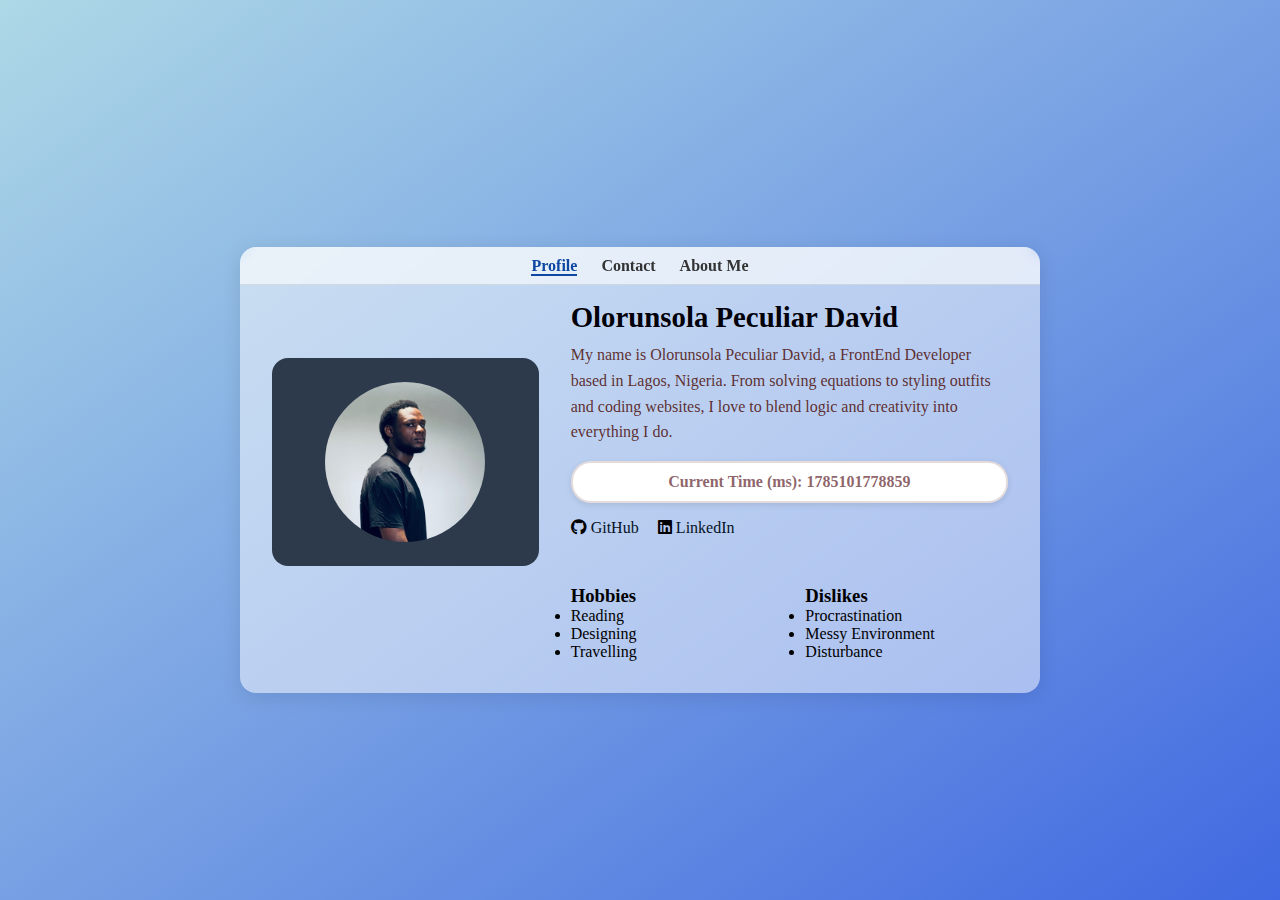
<file: Task 1/index.html>
<!DOCTYPE html>
  <html lang="en">
  <head>
    <meta charset="UTF-8" />
    <meta name="viewport" content="width=device-width, initial-scale=1.0" />
    <title>PROFILE CARD TASK</title>
    <link rel="stylesheet" href="style.css" />
    <link
      rel="stylesheet"
      href="https://cdnjs.cloudflare.com/ajax/libs/font-awesome/6.5.0/css/all.min.css"
    />
  </head>
  <body>
    <main>

      <!-- Profile Card -->
      <article data-testid="test-profile-card" class="profile-card">

        
         <!-- Navbar -->
    <header class="navbar" role="navigation" aria-label="Main Navigation">
      <ul class="nav-links">
        <li><a href="index.html" class="active" data-testid="test-nav-profile">Profile</a></li>
        <li><a href="contact.html" data-testid="test-nav-contact">Contact</a></li>
        <li><a href="about.html" data-testid="test-nav-about">About Me</a></li>
      </ul>
    </header> 
        
        <!-- Avatar -->
        <figure class="avatar-container">
          <img 
            src="images/deji.jpg" 
            alt="User Avatar" 
            data-testid="test-user-avatar" 
            class="avatar-img"
          />
        </figure>

        <!-- User Info -->
        <section class="info-section">
          <header>
            <h2 data-testid="test-user-name">Olorunsola Peculiar David</h2>
          </header>

          <p data-testid="test-user-bio">
            My name is Olorunsola Peculiar David, a FrontEnd Developer based in Lagos, Nigeria. 
            From solving equations to styling outfits and coding websites, I love to blend logic and creativity into everything I do.
          </p>

          <p class="time">
            Current Time (ms): <span data-testid="test-user-time" id="user-time"></span>
          </p>

          <!-- Social Links -->
          <nav aria-label="Social Links">
            <ul data-testid="test-user-social-links" class="social-links">
              <li>
                <i class="fa-brands fa-github"></i>
                <a href="https://github.com/dejitheog" 
                  target="_blank" 
                  rel="noopener noreferrer" 
                  data-testid="test-user-social-github">
                  GitHub
                </a>
              </li>

              <li>
                <i class="fa-brands fa-linkedin"></i>
                <a href="https://www.linkedin.com/in/peculiar-olorunsola-7663a3212/" 
                  target="_blank" 
                  rel="noopener noreferrer" 
                  data-testid="test-user-social-linkedin">
                  LinkedIn
                </a>
              </li>
            </ul>
          </nav>

         <!-- Likes and Dislikes Container -->
<section class="likes-dislikes-container">
  <div class="list-section">
    <h3>Hobbies</h3>
    <ul data-testid="test-user-hobbies">
      <li>Reading</li>
      <li>Designing</li>
      <li>Travelling</li>
    </ul>
  </div>

  <div class="list-section">
    <h3>Dislikes</h3>
    <ul data-testid="test-user-dislikes">
      <li>Procrastination</li>
      <li>Messy Environment</li>
      <li>Disturbance</li>
    </ul>
  </div>
</section>


          
      </article>
    </main>

    <script src="script.js"></script>
  </body>
  </html>
</file>
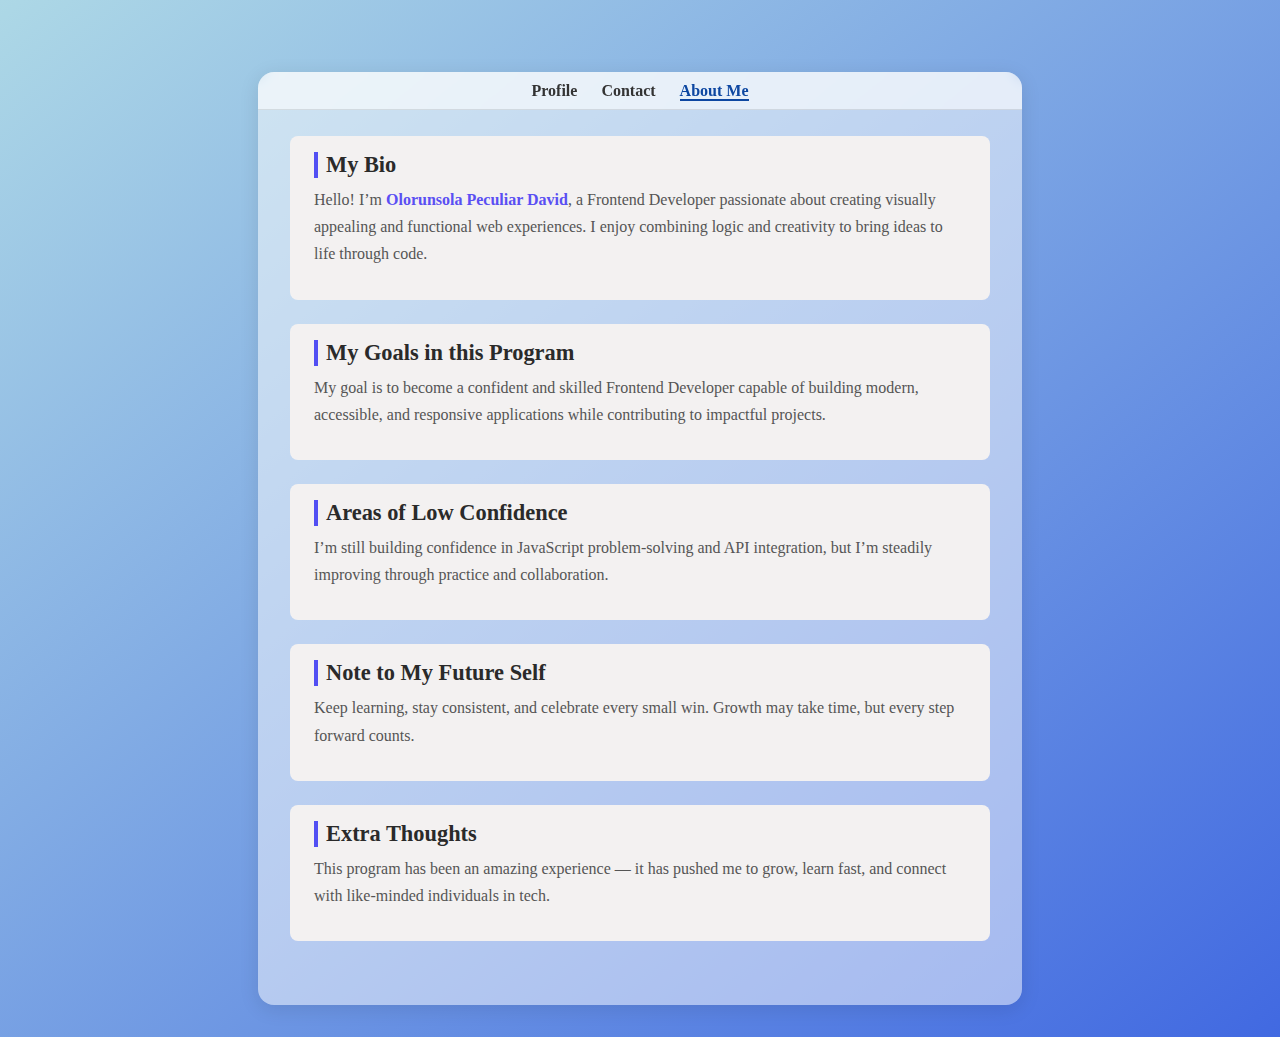
<file: Task 1/about.html>
<!DOCTYPE html>
<html lang="en">
<head>
  <meta charset="UTF-8" />
  <meta name="viewport" content="width=device-width, initial-scale=1.0" />
  <title>About Me</title>
  <link rel="stylesheet" href="style.css" />
  <link
    rel="stylesheet"
    href="https://cdnjs.cloudflare.com/ajax/libs/font-awesome/6.5.0/css/all.min.css"
  />
</head>
<body>
  <main>
    <article class="profile-card">

      <!-- Navbar -->
      <header class="navbar" role="navigation" aria-label="Main Navigation">
        <ul class="nav-links">
          <li><a href="index.html" data-testid="test-nav-profile">Profile</a></li>
          <li><a href="contact.html" data-testid="test-nav-contact">Contact</a></li>
          <li><a href="about.html" class="active" data-testid="test-nav-about">About Me</a></li>
        </ul>
      </header>

      <!-- About Page Content -->
      <main data-testid="test-about-page" class="about-section">
        <section data-testid="test-about-bio">
          <h2>My Bio</h2>
          <p>
            Hello! I’m <strong>Olorunsola Peculiar David</strong>, a Frontend Developer passionate about
            creating visually appealing and functional web experiences. I enjoy combining logic and creativity
            to bring ideas to life through code.
          </p>
        </section>

        <section data-testid="test-about-goals">
          <h2>My Goals in this Program</h2>
          <p>
            My goal is to become a confident and skilled Frontend Developer capable of building modern,
            accessible, and responsive applications while contributing to impactful projects.
          </p>
        </section>

        <section data-testid="test-about-confidence">
          <h2>Areas of Low Confidence</h2>
          <p>
            I’m still building confidence in JavaScript problem-solving and API integration,
            but I’m steadily improving through practice and collaboration.
          </p>
        </section>

        <section data-testid="test-about-future-note">
          <h2>Note to My Future Self</h2>
          <p>
            Keep learning, stay consistent, and celebrate every small win. Growth may take time,
            but every step forward counts.
          </p>
        </section>

        <section data-testid="test-about-extra">
          <h2>Extra Thoughts</h2>
          <p>
            This program has been an amazing experience — it has pushed me to grow, learn fast,
            and connect with like-minded individuals in tech.
          </p>
        </section>
      </main>

    </article>
  </main>

  <script src="script.js"></script>
</body>
</html>
</file>
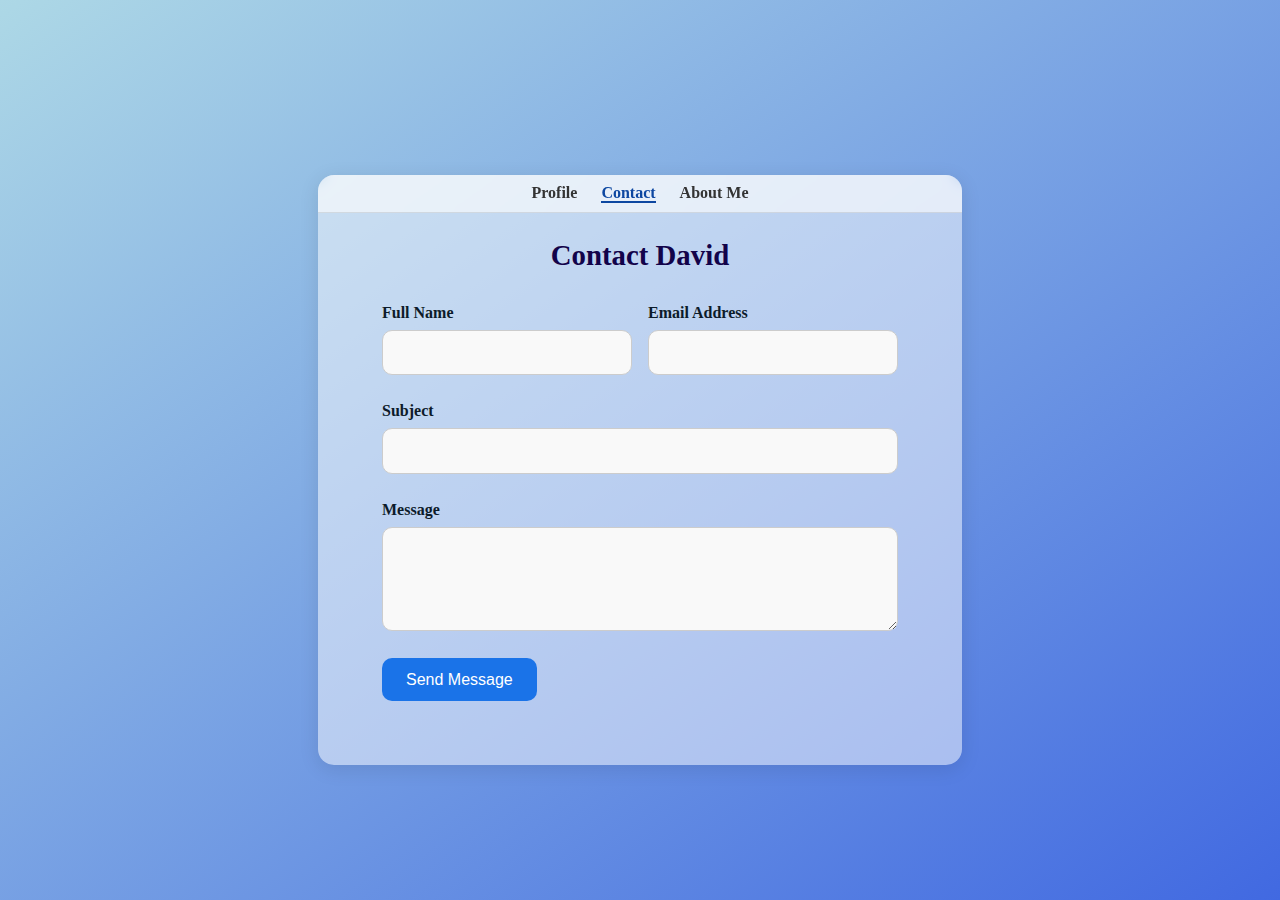
<file: Task 1/contact.html>
<!DOCTYPE html>
<html lang="en">
<head>
  <meta charset="UTF-8" />
  <meta name="viewport" content="width=device-width, initial-scale=1.0" />
  <title>My Contact Page</title>
  <link rel="stylesheet" href="style.css" />
  <link
    rel="stylesheet"
    href="https://cdnjs.cloudflare.com/ajax/libs/font-awesome/6.5.0/css/all.min.css"
  />
</head>
<body>
  <main>
    <article class="profile-card">

      <!-- Navbar -->
      <header class="navbar" role="navigation" aria-label="Main Navigation">
        <ul class="nav-links">
          <li><a href="index.html" data-testid="test-nav-profile">Profile</a></li>
          <li><a href="contact.html" class="active" data-testid="test-nav-contact">Contact</a></li>
          <li><a href="about.html" data-testid="test-nav-about">About Me</a></li>
        </ul>
      </header>

      <!-- Contact Form Section -->
      <section class="contact-section">
        <h2>Contact David</h2>

        <form id="contactForm" novalidate>
          <div class="form-row">
            <div class="form-group">
              <label for="name">Full Name</label>
              <input type="text" id="name" data-testid="test-contact-name" required aria-describedby="error-name">
              <p id="error-name" class="error-message" data-testid="test-contact-error-name"></p>
            </div>

            <div class="form-group">
              <label for="email">Email Address</label>
              <input type="email" id="email" data-testid="test-contact-email" required aria-describedby="error-email">
              <p id="error-email" class="error-message" data-testid="test-contact-error-email"></p>
            </div>
          </div>

          <div class="form-row">
            <div class="form-group">
              <label for="subject">Subject</label>
              <input type="text" id="subject" data-testid="test-contact-subject" required aria-describedby="error-subject">
              <p id="error-subject" class="error-message" data-testid="test-contact-error-subject"></p>
            </div>
          </div>

          <div class="form-row">
            <div class="form-group full-width">
              <label for="message">Message</label>
              <textarea id="message" rows="4" data-testid="test-contact-message" required aria-describedby="error-message"></textarea>
              <p id="error-message" class="error-message" data-testid="test-contact-error-message"></p>
            </div>
          </div>

          <div class="form-row">
            <button type="submit" data-testid="test-contact-submit">Send Message</button>
          </div>

          <p id="success-message" data-testid="test-contact-success" class="success-message" style="display:none;">
            ✅ Your message has been successfully sent!
          </p>

        </form>
      </section>
    </article>
  </main>

  <script src="script.js"></script>
</body>
</html>
</file>
<file: Task 1/style.css>
* {
    box-sizing: border-box;
    margin: 0;
    padding: 0;
}

body {
    font-family: 'Times New Roman', Times, serif;
    background-image: linear-gradient(to top left, royalblue, lightblue);
    margin: 0;
    padding: 2rem;
    display: flex;
    justify-content: center;
    align-items: center;
    min-height: 100vh;
    padding-top: 4.5rem;
}

/* Navbar */

.navbar {
    position: absolute;
    top: 0;
    left: 50%;
    transform: translateX(-50%);
    width: 100%;
    max-width: 800px;
    background: rgba(255, 255, 255, 0.6);
    backdrop-filter: blur(6px);
    display: flex;
    justify-content: center;
    align-items: center;
    border-bottom: 1px solid rgba(0, 0, 0, 0.1);
    padding: 0.6rem 1rem;
    z-index: 100;
}

.nav-links {
    list-style: none;
    display: flex;
    gap: 1.5rem;
    padding: 0;
    margin: 0;
    flex-wrap: wrap;
    justify-content: center;
}

.nav-links a {
    text-decoration: none;
    font-weight: 600;
    color: #333;
    transition: 0.3s;
}

.nav-links a.active {
    color: #0d47a1;
    border-bottom: 2px solid #0d47a1;
}

.nav-links a:hover {
    color: #0d47a1;
    background-color: rgba(13, 71, 161, 0.1);
    padding: 4px 10px;
    border-radius: 8px;
}


/* CONTACT PAGE */
.contact-section {
    display: flex;
    flex-direction: column;
    align-items: center;
    border-radius: 20px;
    padding: 2rem;
    width: 100%;
}

.contact-section h2 {
    font-size: 1.8rem;
    margin-bottom: 2rem;
    color: #12034a;
    text-align: center;
}

form {
    width: 100%;
    display: flex;
    flex-direction: column;
    gap: 1.4rem;
}

.form-row {
    display: flex;
    flex-wrap: wrap;
    gap: 1rem;
}

.form-group {
    display: flex;
    flex-direction: column;
    flex: 1;
    min-width: 250px;
}

.form-group.full-width {
    width: 100%;
}

label {
    margin-bottom: 0.5rem;
    font-weight: bold;
    color: #0d1b2a;
}

input,
textarea {
    border: 1px solid #ccc;
    border-radius: 10px;
    padding: 0.8rem;
    font-size: 1rem;
    background-color: #f9f9f9;
    outline: none;
    transition: border-color 0.3s ease, box-shadow 0.3s ease;
}

input:focus,
textarea:focus {
    border-color: #1a73e8;
    box-shadow: 0 0 5px rgba(26, 115, 232, 0.4);
}

button {
    background-color: #1a73e8;
    color: #fff;
    border: none;
    border-radius: 10px;
    padding: 0.8rem 1.5rem;
    font-size: 1rem;
    cursor: pointer;
    align-self: flex-start;
    transition: background-color 0.3s ease, transform 0.2s ease;
}

button:hover {
    background-color: #0d47a1;
    transform: scale(1.05);
}

.error-message {
    color: #b00020;
    font-size: 0.85rem;
    margin-top: 0.3rem;
}

.success-message {
    color: #0d8a20;
    font-weight: 600;
    text-align: center;
    margin-top: 1rem;
}


/* Profile Card Container */
.profile-card {
    position: relative;
    background: #fefefe80;
    border-radius: 1rem;
    box-shadow: 0 4px 20px rgba(0, 0, 0, 0.1);
    overflow: hidden;
    display: flex;
    flex-direction: row;
    align-items: center;
    max-width: 800px;
    width: 100%;
    transition: transform 0.3s ease;
    padding: 2rem;
    gap: 2rem;
}

.profile-card:hover {
    transform: translateY(-5px);
}

/* Avatar Section */
.avatar-container {
    flex: 1;
    display: flex;
    justify-content: center;
    align-items: center;
    background: #2d3a4c;
    border-radius: 1rem;
    padding: 1.5rem;
}

.avatar-img {
    border-radius: 50%;
    width: 160px;
    height: 160px;
    object-fit: cover;
    transition: transform 0.3s ease;
}

.avatar-img:hover {
    transform: scale(1.05);
}

/* Avatar upload label */
.upload-label {
    display: inline-block;
    margin-top: 0.5rem;
    font-size: 0.9rem;
    color: #06244b;
    cursor: pointer;
    text-decoration: underline;
    text-align: center;
}

.upload-label:hover {
    color: #0d47a1;
}

/* Info Section */
.info-section {
    flex: 2;
    display: flex;
    flex-direction: column;
    justify-content: center;
}

.info-section header {
    margin-top: 1.4rem;
}

h2 {
    margin: 0;
    font-size: 1.8rem;
    color: #020009;
}

p {
    margin-top: 0.5rem;
    color: #582626f4;
    line-height: 1.6;
}

.time {
    font-weight: bold;
    margin-top: 1rem;
    color: #723b44cb;
    border: 2px solid #ddd2d4cb;
    border-radius: 20px;
    background-color: #fff;
    padding: 0.4rem 0.8rem;
    display: inline-block;
    font-size: 1rem;
    text-align: center;
    min-width: 120px;
    word-wrap: break-word;
    box-shadow: 0 2px 6px rgba(0, 0, 0, 0.1);
    transition: all 0.3s ease;
}

/* Social Links */
.social-links {
    list-style: none;
    padding: 0;
    display: flex;
    gap: 1.2rem;
    margin: 1rem 0;
}

.social-links a {
    text-decoration: none;
    color: #051224;
    font-weight: 500;
    transition: color 0.3s ease;
}

.social-links a:hover {
    color: #0d47a1;
}

.social-links a:focus {
    outline: 2px solid #1a73e8;
    outline-offset: 2px;
}


/* Likes and Dislikes Container */
.likes-dislikes-container {
    display: flex;
    justify-content: space-between;
    align-items: flex-start;
    gap: 2rem;
    margin-top: 2rem;
}

.likes-dislikes-container .list-section {
    flex: 1;
}

/* Avatar upward shift */
.avatar-container {
    margin-top: -1rem;
    /* Slight lift */
}


/*ABOUT PAGE*/
.about-section {
    display: flex;
    flex-direction: column;
    gap: 1.5rem;
    border-radius: 12px;
    width: 100%;
    max-width: 700px;
    margin: 2rem auto;
}

/* Headings */
.about-section h2 {
    font-size: 1.4rem;
    color: #2a2a2a;
    margin-bottom: 0.5rem;
    border-left: 4px solid #524ff3;
    padding-left: 0.5rem;
    font-weight: 600;
}

/* Paragraphs */
.about-section p {
    line-height: 1.7;
    color: #555;
    font-size: 1rem;
    margin-bottom: 1rem;
}

.about-section strong {
    color: #5a4ff3;
}

.about-section section {
    background: #f3f1f1;
    border-radius: 8px;
    padding: 1rem 1.5rem;
    transition: transform 0.2s ease, box-shadow 0.2s ease;
}

.about-section section:hover {
    transform: translateY(-3px);
    box-shadow: 0 3px 12px rgba(5, 56, 240, 0.648);
}


/* RESPONSIVENESS */
@media (max-width: 768px) {
    .profile-card {
        flex-direction: column;
        text-align: center;
        align-items: center;
        padding: 1.5rem;
        gap: 1rem;
        margin-top: 1.2rem;
        padding-top: 4rem;
    }

    .avatar-container {
        background: #e9eef5;
        border-radius: 50%;
        padding: 1rem;
    }

    .avatar-img {
        width: 120px;
        height: 120px;
    }

    .info-section {
        align-items: center;
        width: 100%;
    }

    .social-links {
        justify-content: center;
        flex-wrap: wrap;
    }

    .likes-dislikes-container {
        flex-direction: column;
        align-items: center;
        text-align: center;
    }

    .time {
        font-size: 0.9rem;
        padding: 0.3rem 0.6rem;
        min-width: 100px;
        border-radius: 12px;
        margin-top: 0.8rem;
        box-shadow: none;
        background-color: #f8f9ff;
        border-color: #b3aeb2;
    }
}

/* --- Small phones (max 480px) --- */
@media (max-width: 480px) {
    body {
        padding: 1rem;
    }

    .profile-card {
        width: 100%;
        padding-top: 2rem;
        border-radius: 0.8rem;
    }

    .avatar-img {
        width: 100px;
        height: 100px;
    }

    h2 {
        font-size: 1.2rem;
    }

    p {
        font-size: 0.9rem;
    }

    .time {
        font-size: 0.8rem;
        padding: 0.3rem 0.6rem;
    }

    .navbar {
        flex-direction: column;
        padding: 0.8rem;
    }

    .nav-links {
        gap: 1rem;
    }

    .avatar-container {
        margin-top: 1rem;
        /* prevents overlap from navbar */
    }
}
</file>
